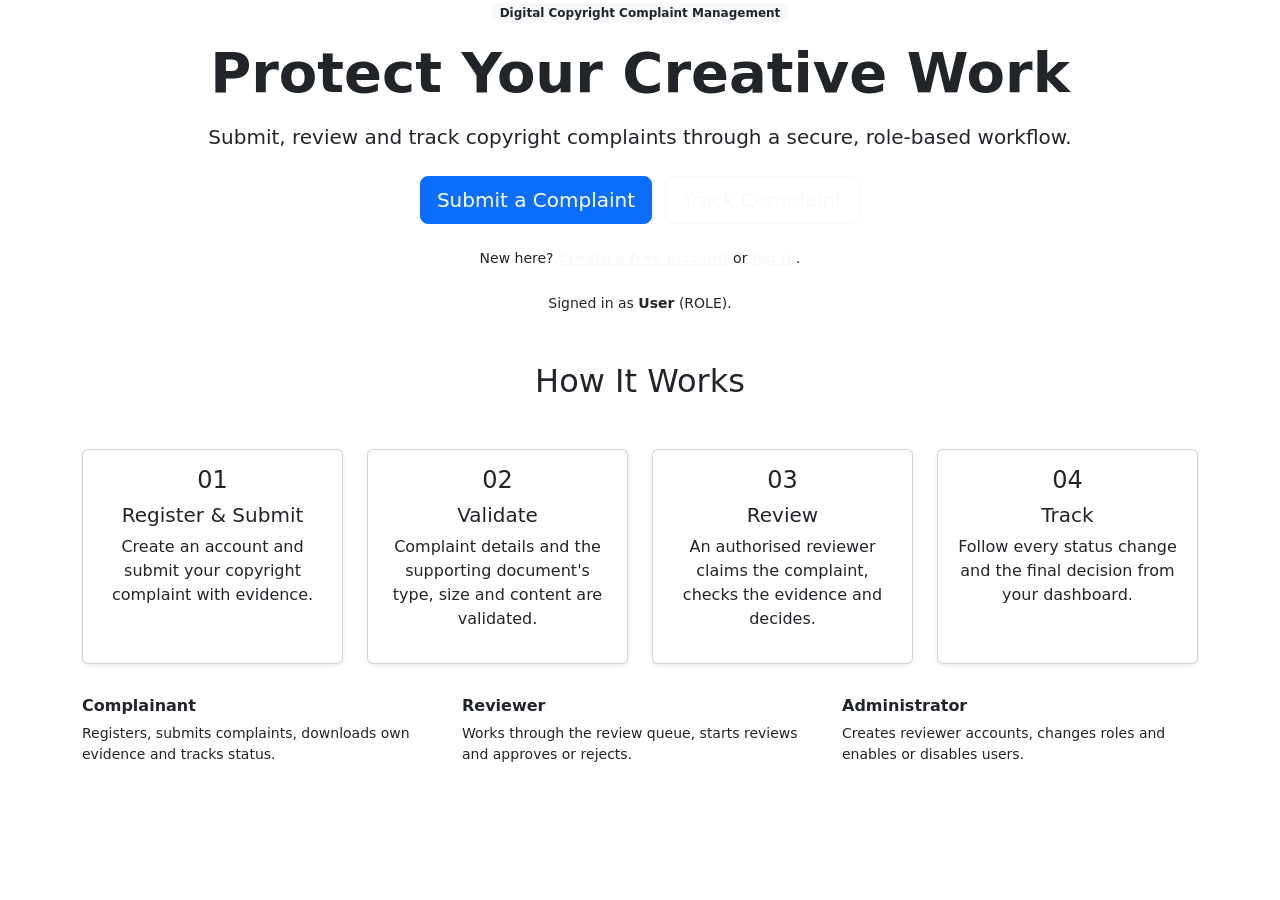
<file: src/main/resources/templates/index.html>
<!DOCTYPE html>
<html lang="en" xmlns:th="http://www.thymeleaf.org">
<head>
    <meta charset="UTF-8">
    <meta name="viewport" content="width=device-width, initial-scale=1.0">
    <title>Copyright Complaint Portal</title>
    <link href="https://cdn.jsdelivr.net/npm/bootstrap@5.3.3/dist/css/bootstrap.min.css" rel="stylesheet">
    <link rel="stylesheet" th:href="@{/css/style.css}">
</head>
<body>

<nav th:replace="~{fragments/layout :: navbar}"></nav>

<section class="hero-section">
    <div class="container text-center">

        <span class="badge bg-light text-dark mb-3">
            Digital Copyright Complaint Management
        </span>

        <h1 class="display-4 fw-bold">Protect Your Creative Work</h1>

        <p class="lead mt-3">
            Submit, review and track copyright complaints through
            a secure, role-based workflow.
        </p>

        <div class="mt-4">
            <a th:href="@{/complaint/new}" class="btn btn-primary btn-lg me-2">
                Submit a Complaint
            </a>
            <a th:href="@{/complaint/track}" class="btn btn-outline-light btn-lg">
                Track Complaint
            </a>
        </div>

        <p class="mt-4 mb-0 small" th:if="${currentUser == null}">
            New here?
            <a th:href="@{/register}" class="link-light fw-semibold">Create a free account</a>
            or
            <a th:href="@{/login}" class="link-light fw-semibold">log in</a>.
        </p>

        <p class="mt-4 mb-0 small" th:if="${currentUser != null}">
            Signed in as <strong th:text="${currentUser.name}">User</strong>
            (<span th:text="${currentUser.role}">ROLE</span>).
        </p>

    </div>
</section>

<section class="container py-5">

    <h2 class="text-center mb-5">How It Works</h2>

    <div class="row g-4">

        <div class="col-md-3">
            <div class="card h-100 shadow-sm">
                <div class="card-body text-center">
                    <h4>01</h4>
                    <h5>Register &amp; Submit</h5>
                    <p>Create an account and submit your copyright complaint with evidence.</p>
                </div>
            </div>
        </div>

        <div class="col-md-3">
            <div class="card h-100 shadow-sm">
                <div class="card-body text-center">
                    <h4>02</h4>
                    <h5>Validate</h5>
                    <p>Complaint details and the supporting document's type, size and content are validated.</p>
                </div>
            </div>
        </div>

        <div class="col-md-3">
            <div class="card h-100 shadow-sm">
                <div class="card-body text-center">
                    <h4>03</h4>
                    <h5>Review</h5>
                    <p>An authorised reviewer claims the complaint, checks the evidence and decides.</p>
                </div>
            </div>
        </div>

        <div class="col-md-3">
            <div class="card h-100 shadow-sm">
                <div class="card-body text-center">
                    <h4>04</h4>
                    <h5>Track</h5>
                    <p>Follow every status change and the final decision from your dashboard.</p>
                </div>
            </div>
        </div>

    </div>

    <div class="row g-4 mt-2">
        <div class="col-md-4">
            <div class="role-card h-100">
                <h6 class="fw-bold">Complainant</h6>
                <p class="small mb-0">Registers, submits complaints, downloads own evidence and tracks status.</p>
            </div>
        </div>
        <div class="col-md-4">
            <div class="role-card h-100">
                <h6 class="fw-bold">Reviewer</h6>
                <p class="small mb-0">Works through the review queue, starts reviews and approves or rejects.</p>
            </div>
        </div>
        <div class="col-md-4">
            <div class="role-card h-100">
                <h6 class="fw-bold">Administrator</h6>
                <p class="small mb-0">Creates reviewer accounts, changes roles and enables or disables users.</p>
            </div>
        </div>
    </div>

</section>

<footer th:replace="~{fragments/layout :: footer}"></footer>

</body>
</html>
</file>
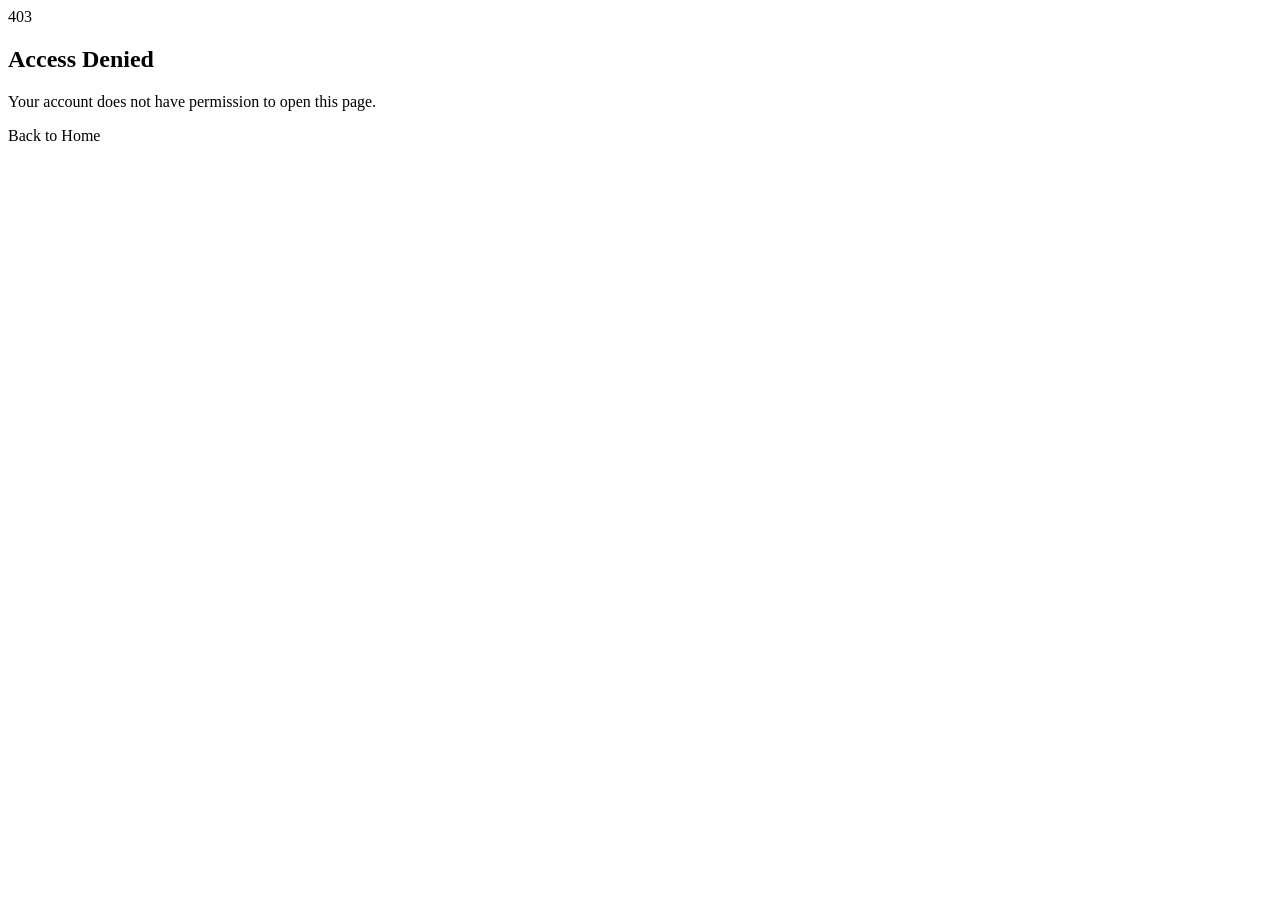
<file: src/main/resources/templates/access-denied.html>
<!DOCTYPE html>
<html lang="en" xmlns:th="http://www.thymeleaf.org">
<head th:replace="~{fragments/layout :: head('Access Denied')}"></head>
<body>

<nav th:replace="~{fragments/layout :: navbar}"></nav>

<div class="container py-5">
    <div class="row justify-content-center">
        <div class="col-lg-6">
            <div class="card shadow-sm text-center">
                <div class="card-body p-5">
                    <div class="display-4 text-danger mb-3">403</div>
                    <h2 id="access-denied-title">Access Denied</h2>
                    <p class="text-muted mt-3">
                        Your account does not have permission to open this page.
                    </p>
                    <p class="small text-muted" th:if="${message}" th:text="${message}"></p>
                    <a th:href="@{/}" class="btn btn-primary mt-2">Back to Home</a>
                </div>
            </div>
        </div>
    </div>
</div>

</body>
</html>
</file>
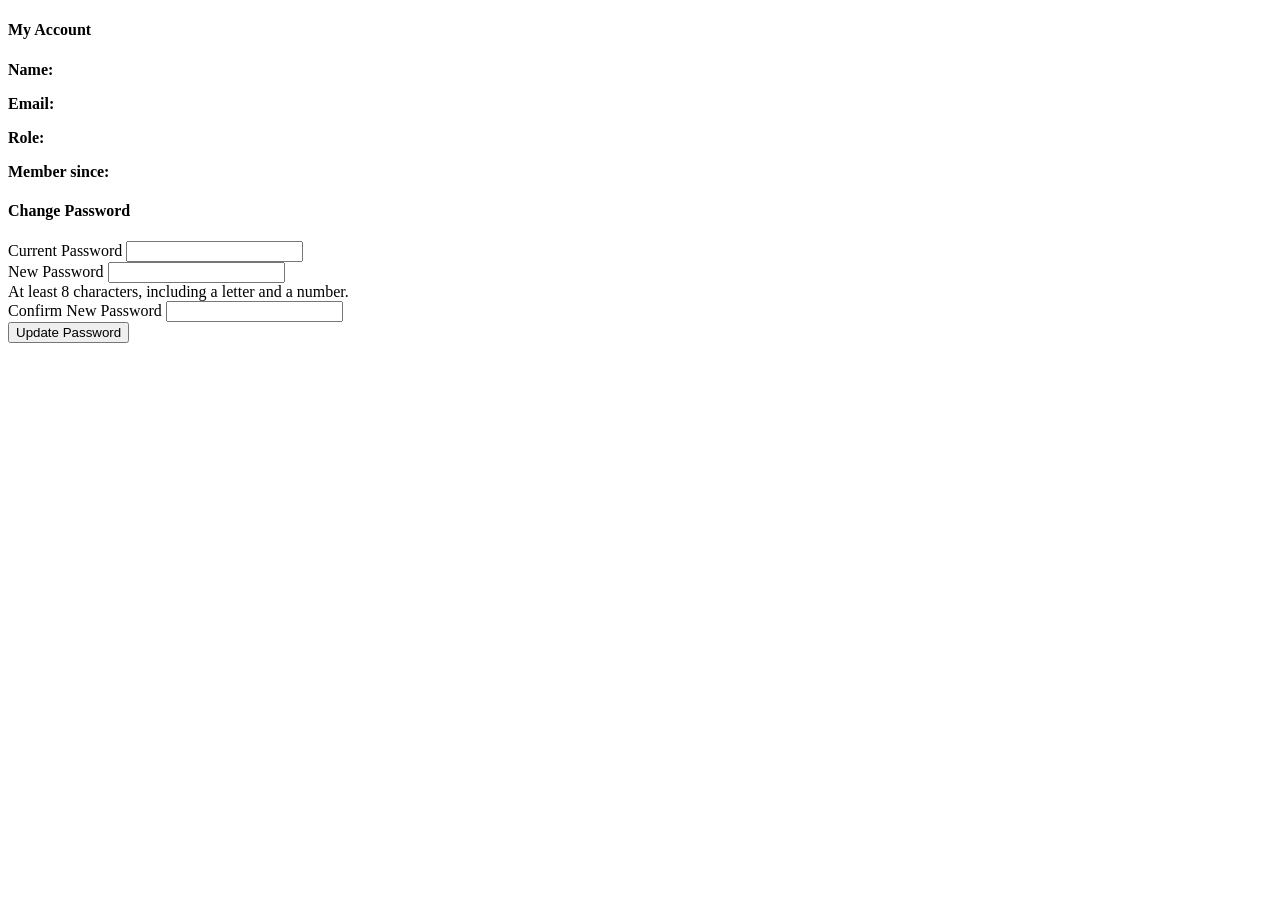
<file: src/main/resources/templates/account.html>
<!DOCTYPE html>
<html lang="en" xmlns:th="http://www.thymeleaf.org">
<head th:replace="~{fragments/layout :: head('My Account')}"></head>
<body>

<nav th:replace="~{fragments/layout :: navbar}"></nav>

<div class="container py-5">
    <div class="row justify-content-center g-4">

        <div class="col-lg-4">
            <div class="card shadow-sm">
                <div class="card-body">
                    <h4>My Account</h4>
                    <p class="mb-1"><strong>Name:</strong> <span th:text="${currentUser.name}"></span></p>
                    <p class="mb-1"><strong>Email:</strong> <span th:text="${currentUser.email}"></span></p>
                    <p class="mb-1"><strong>Role:</strong> <span th:text="${currentUser.role}"></span></p>
                    <p class="mb-0" th:if="${currentUser.createdAt != null}">
                        <strong>Member since:</strong>
                        <span th:text="${#temporals.format(currentUser.createdAt, 'dd MMM yyyy')}"></span>
                    </p>
                </div>
            </div>
        </div>

        <div class="col-lg-6">
            <div class="card shadow-sm">
                <div class="card-body">
                    <h4>Change Password</h4>

                    <div th:replace="~{fragments/layout :: alerts}"></div>

                    <form th:action="@{/account/password}" th:object="${passwordChangeRequest}" method="post" novalidate>

                        <div class="mb-3">
                            <label class="form-label" for="currentPassword">Current Password</label>
                            <input type="password" th:field="*{currentPassword}" class="form-control"
                                   th:classappend="${#fields.hasErrors('currentPassword')} ? 'is-invalid'"
                                   autocomplete="current-password" required>
                            <div class="invalid-feedback" th:errors="*{currentPassword}"></div>
                        </div>

                        <div class="mb-3">
                            <label class="form-label" for="newPassword">New Password</label>
                            <input type="password" th:field="*{newPassword}" class="form-control"
                                   th:classappend="${#fields.hasErrors('newPassword')} ? 'is-invalid'"
                                   autocomplete="new-password" required>
                            <div class="form-text">At least 8 characters, including a letter and a number.</div>
                            <div class="invalid-feedback" th:errors="*{newPassword}"></div>
                        </div>

                        <div class="mb-4">
                            <label class="form-label" for="confirmPassword">Confirm New Password</label>
                            <input type="password" th:field="*{confirmPassword}" class="form-control"
                                   th:classappend="${#fields.hasErrors('confirmPassword')} ? 'is-invalid'"
                                   autocomplete="new-password" required>
                            <div class="invalid-feedback" th:errors="*{confirmPassword}"></div>
                        </div>

                        <button type="submit" class="btn btn-primary">Update Password</button>
                    </form>
                </div>
            </div>
        </div>

    </div>
</div>

</body>
</html>
</file>
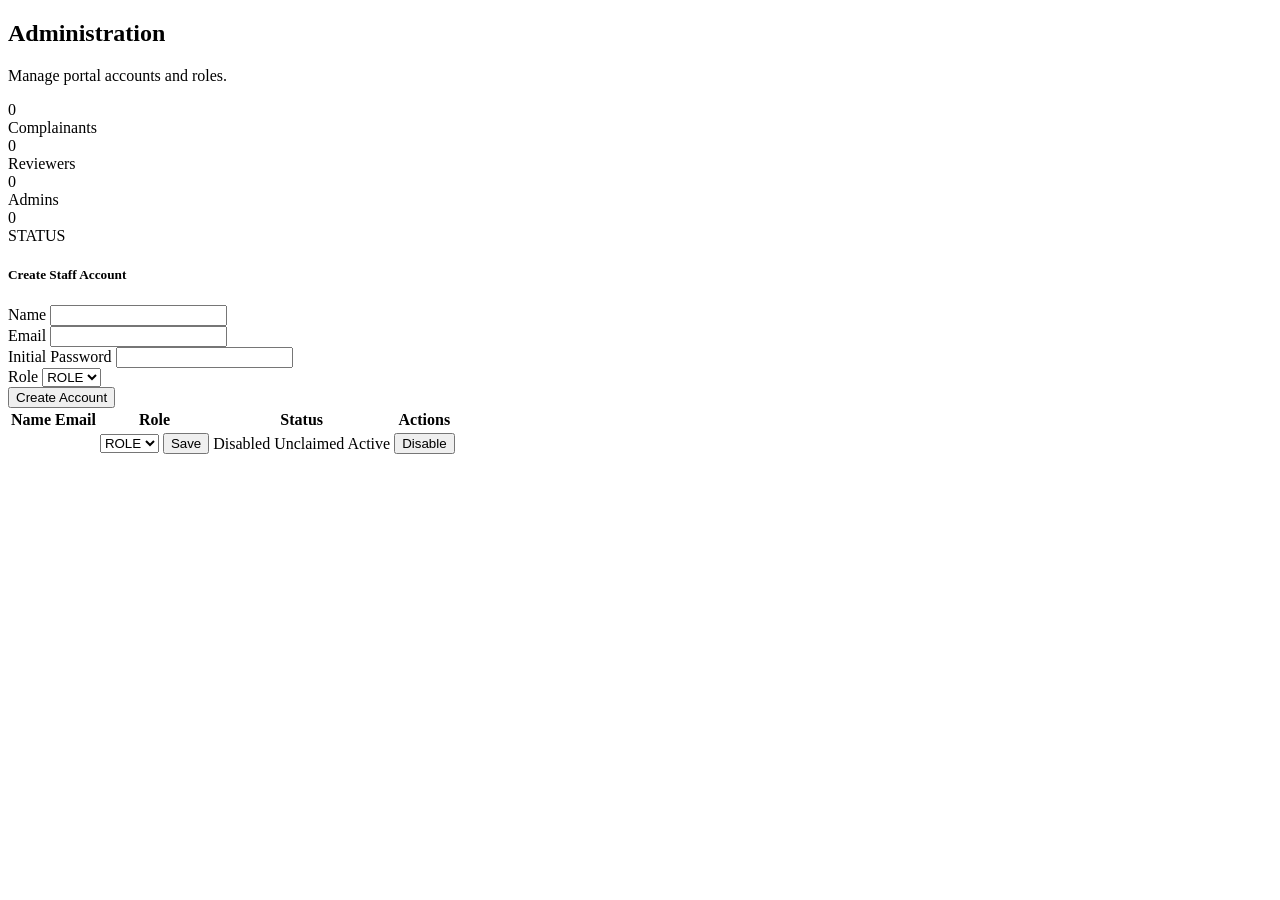
<file: src/main/resources/templates/admin-users.html>
<!DOCTYPE html>
<html lang="en" xmlns:th="http://www.thymeleaf.org">
<head th:replace="~{fragments/layout :: head('Manage Users')}"></head>
<body>

<nav th:replace="~{fragments/layout :: navbar}"></nav>

<div class="container py-5">

    <h2>Administration</h2>
    <p class="text-muted">Manage portal accounts and roles.</p>

    <div th:replace="~{fragments/layout :: alerts}"></div>

    <!-- Overview -->
    <div class="row g-3 mb-4">
        <div class="col-6 col-md-2">
            <div class="stat-card"><div class="stat-value" th:text="${complainantCount}">0</div><div>Complainants</div></div>
        </div>
        <div class="col-6 col-md-2">
            <div class="stat-card"><div class="stat-value" th:text="${reviewerCount}">0</div><div>Reviewers</div></div>
        </div>
        <div class="col-6 col-md-2">
            <div class="stat-card"><div class="stat-value" th:text="${adminCount}">0</div><div>Admins</div></div>
        </div>
        <div class="col-6 col-md-3" th:each="entry : ${counts}" th:if="${entry.key.name() == 'SUBMITTED' or entry.key.name() == 'UNDER_REVIEW'}">
            <div class="stat-card">
                <div class="stat-value text-warning" th:text="${entry.value}">0</div>
                <div th:text="${#strings.replace(entry.key.name(), '_', ' ')} + ' complaints'">STATUS</div>
            </div>
        </div>
    </div>

    <div class="row g-4">

        <!-- Create account -->
        <div class="col-lg-4">
            <div class="card shadow-sm">
                <div class="card-body">
                    <h5 class="mb-3">Create Staff Account</h5>

                    <form th:action="@{/admin/users}" th:object="${createUserRequest}" method="post"
                          id="create-user-form" novalidate>

                        <div class="mb-2">
                            <label class="form-label" for="name">Name</label>
                            <input type="text" th:field="*{name}" class="form-control"
                                   th:classappend="${#fields.hasErrors('name')} ? 'is-invalid'" required>
                            <div class="invalid-feedback" th:errors="*{name}"></div>
                        </div>

                        <div class="mb-2">
                            <label class="form-label" for="email">Email</label>
                            <input type="email" th:field="*{email}" class="form-control"
                                   th:classappend="${#fields.hasErrors('email')} ? 'is-invalid'" required>
                            <div class="invalid-feedback" th:errors="*{email}"></div>
                        </div>

                        <div class="mb-2">
                            <label class="form-label" for="password">Initial Password</label>
                            <input type="password" th:field="*{password}" class="form-control"
                                   th:classappend="${#fields.hasErrors('password')} ? 'is-invalid'"
                                   autocomplete="new-password" required>
                            <div class="invalid-feedback" th:errors="*{password}"></div>
                        </div>

                        <div class="mb-3">
                            <label class="form-label" for="role">Role</label>
                            <select th:field="*{role}" class="form-select">
                                <option th:each="r : ${roles}" th:value="${r}" th:text="${r}">ROLE</option>
                            </select>
                        </div>

                        <button type="submit" class="btn btn-primary w-100">Create Account</button>
                    </form>
                </div>
            </div>
        </div>

        <!-- User list -->
        <div class="col-lg-8">
            <div class="card shadow-sm">
                <div class="table-responsive">
                    <table class="table table-hover mb-0 align-middle" id="users-table">
                        <thead class="table-dark">
                        <tr>
                            <th>Name</th>
                            <th>Email</th>
                            <th>Role</th>
                            <th>Status</th>
                            <th>Actions</th>
                        </tr>
                        </thead>
                        <tbody>
                        <tr th:each="user : ${users}">
                            <td th:text="${user.name}"></td>
                            <td class="small" th:text="${user.email}"></td>
                            <td>
                                <span th:if="${user.id == currentUser.id}"
                                      class="badge bg-dark" th:text="${user.role} + ' (you)'"></span>
                                <form th:unless="${user.id == currentUser.id}"
                                      th:action="@{/admin/users/{id}/role(id=${user.id})}" method="post"
                                      class="d-flex gap-1">
                                    <select name="role" class="form-select form-select-sm">
                                        <option th:each="r : ${roles}" th:value="${r}" th:text="${r}"
                                                th:selected="${r == user.role}">ROLE</option>
                                    </select>
                                    <button type="submit" class="btn btn-sm btn-outline-dark">Save</button>
                                </form>
                            </td>
                            <td>
                                <span th:if="${user.disabled}" class="badge bg-danger">Disabled</span>
                                <span th:if="${!user.disabled and !user.hasUsablePassword()}"
                                      class="badge bg-secondary" title="Created before accounts existed">Unclaimed</span>
                                <span th:if="${!user.disabled and user.hasUsablePassword()}"
                                      class="badge bg-success">Active</span>
                            </td>
                            <td>
                                <form th:unless="${user.id == currentUser.id}"
                                      th:action="@{/admin/users/{id}/toggle(id=${user.id})}" method="post"
                                      onsubmit="return confirm('Change the status of this account?');">
                                    <button type="submit" class="btn btn-sm"
                                            th:classappend="${user.disabled} ? 'btn-outline-success' : 'btn-outline-danger'"
                                            th:text="${user.disabled} ? 'Enable' : 'Disable'">Disable</button>
                                </form>
                            </td>
                        </tr>
                        </tbody>
                    </table>
                </div>
            </div>
        </div>

    </div>
</div>

</body>
</html>
</file>
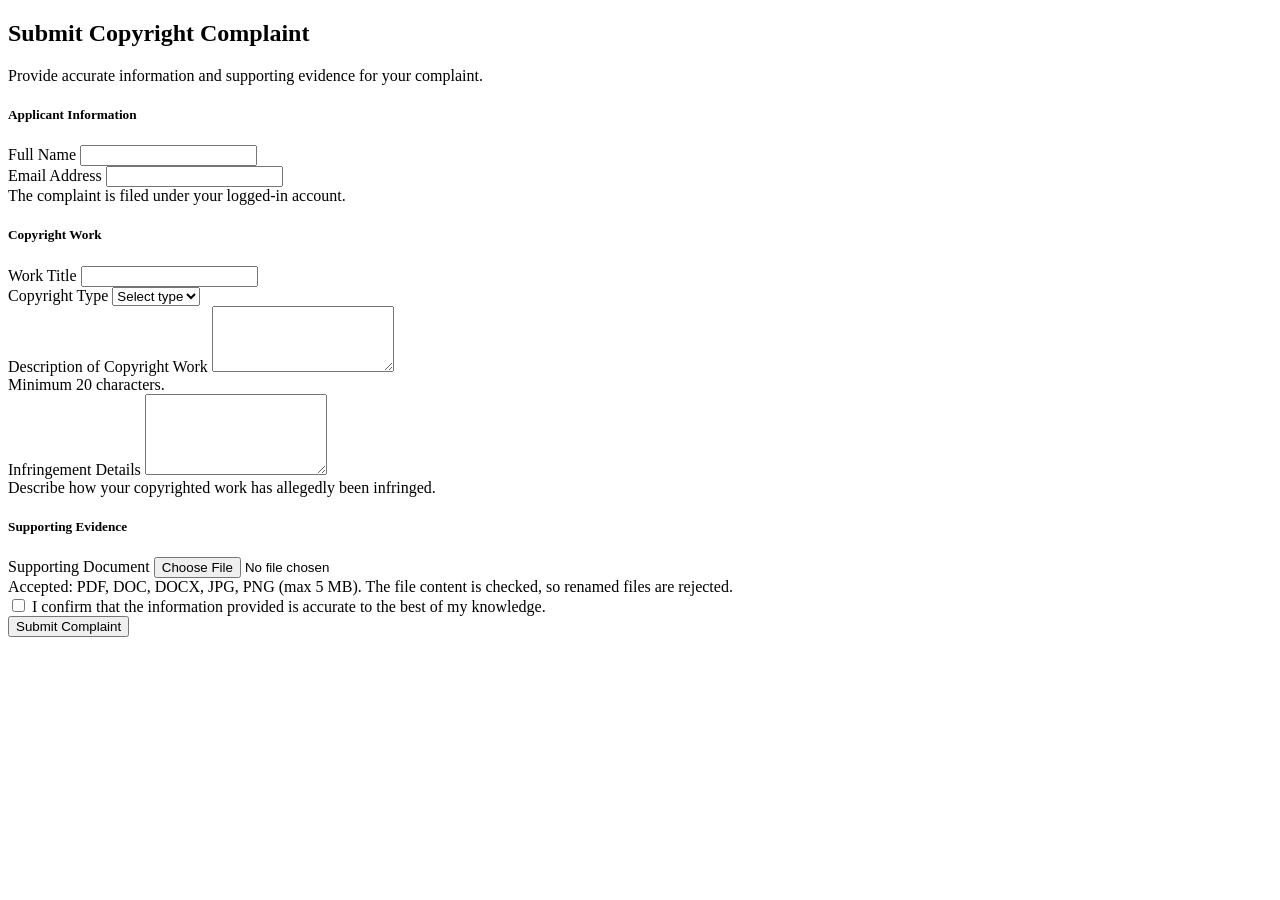
<file: src/main/resources/templates/complaint-form.html>
<!DOCTYPE html>
<html lang="en" xmlns:th="http://www.thymeleaf.org">
<head th:replace="~{fragments/layout :: head('Submit Complaint')}"></head>
<body>

<nav th:replace="~{fragments/layout :: navbar}"></nav>

<div class="container py-5">
    <div class="row justify-content-center">
        <div class="col-lg-8">
            <div class="card shadow">
                <div class="card-body p-4">

                    <h2 class="mb-2">Submit Copyright Complaint</h2>

                    <p class="text-muted mb-4">
                        Provide accurate information and supporting evidence for your complaint.
                    </p>

                    <div th:replace="~{fragments/layout :: alerts}"></div>

                    <form th:action="@{/api/complaints}" th:object="${complaintRequest}"
                          method="POST" enctype="multipart/form-data" id="complaint-form">

                        <h5 class="border-bottom pb-2">Applicant Information</h5>

                        <!-- Taken from the logged-in account, not editable -->
                        <div class="row mb-3">
                            <div class="col-md-6">
                                <label class="form-label">Full Name</label>
                                <input type="text" class="form-control" id="applicant-name"
                                       th:value="${currentUser.name}" readonly>
                            </div>
                            <div class="col-md-6">
                                <label class="form-label">Email Address</label>
                                <input type="email" class="form-control" id="applicant-email"
                                       th:value="${currentUser.email}" readonly>
                            </div>
                            <div class="form-text ms-1">
                                The complaint is filed under your logged-in account.
                            </div>
                        </div>

                        <h5 class="border-bottom pb-2 mt-4">Copyright Work</h5>

                        <div class="mb-3">
                            <label class="form-label" for="workTitle">Work Title</label>
                            <input type="text" th:field="*{workTitle}" class="form-control"
                                   th:classappend="${#fields.hasErrors('workTitle')} ? 'is-invalid'"
                                   maxlength="255" required>
                            <div class="invalid-feedback" th:errors="*{workTitle}"></div>
                        </div>

                        <div class="mb-3">
                            <label class="form-label" for="copyrightType">Copyright Type</label>
                            <select th:field="*{copyrightType}" class="form-select"
                                    th:classappend="${#fields.hasErrors('copyrightType')} ? 'is-invalid'" required>
                                <option value="">Select type</option>
                                <option th:each="type : ${copyrightTypes}"
                                        th:value="${type}" th:text="${type}">Type</option>
                            </select>
                            <div class="invalid-feedback" th:errors="*{copyrightType}"></div>
                        </div>

                        <div class="mb-3">
                            <label class="form-label" for="description">Description of Copyright Work</label>
                            <textarea th:field="*{description}" class="form-control"
                                      th:classappend="${#fields.hasErrors('description')} ? 'is-invalid'"
                                      rows="4" minlength="20" maxlength="2000" required></textarea>
                            <div class="form-text">Minimum 20 characters.</div>
                            <div class="invalid-feedback" th:errors="*{description}"></div>
                        </div>

                        <div class="mb-3">
                            <label class="form-label" for="infringementDetails">Infringement Details</label>
                            <textarea th:field="*{infringementDetails}" class="form-control"
                                      th:classappend="${#fields.hasErrors('infringementDetails')} ? 'is-invalid'"
                                      rows="5" minlength="20" maxlength="3000" required></textarea>
                            <div class="form-text">
                                Describe how your copyrighted work has allegedly been infringed.
                            </div>
                            <div class="invalid-feedback" th:errors="*{infringementDetails}"></div>
                        </div>

                        <h5 class="border-bottom pb-2 mt-4">Supporting Evidence</h5>

                        <div class="mb-3">
                            <label class="form-label" for="document">Supporting Document</label>
                            <input type="file" id="document" name="document" class="form-control"
                                   accept=".pdf,.doc,.docx,.jpg,.jpeg,.png"
                                   data-max-bytes="5242880" required>
                            <div class="form-text">
                                Accepted: PDF, DOC, DOCX, JPG, PNG (max 5 MB). The file content is
                                checked, so renamed files are rejected.
                            </div>
                        </div>

                        <div class="form-check mb-4">
                            <input class="form-check-input" type="checkbox" id="declaration" required>
                            <label class="form-check-label" for="declaration">
                                I confirm that the information provided is accurate to the best of my knowledge.
                            </label>
                        </div>

                        <button type="submit" class="btn btn-primary btn-lg w-100" id="submit-complaint-btn">
                            Submit Complaint
                        </button>

                    </form>

                </div>
            </div>
        </div>
    </div>
</div>

</body>
</html>
</file>
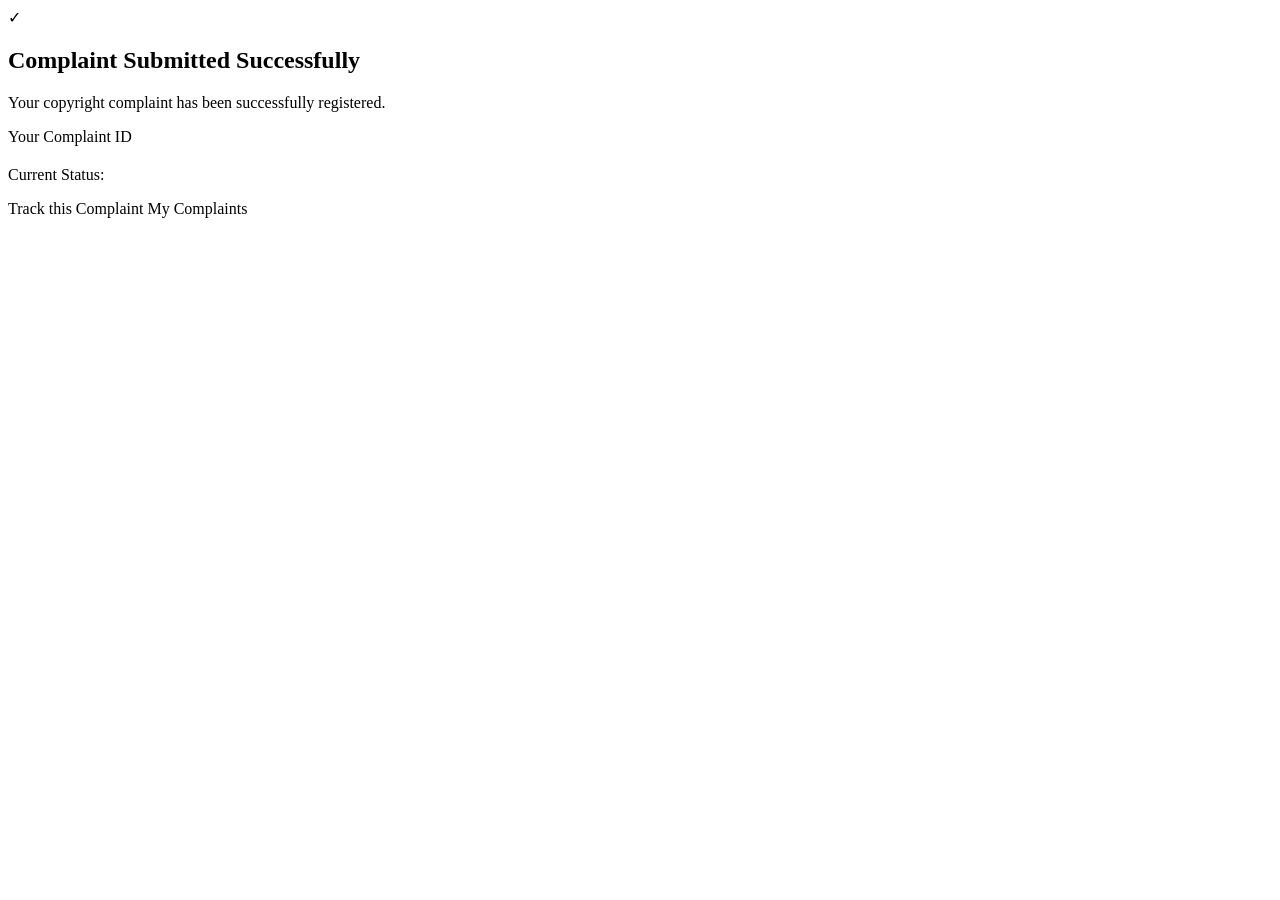
<file: src/main/resources/templates/complaint-success.html>
<!DOCTYPE html>
<html lang="en" xmlns:th="http://www.thymeleaf.org">
<head th:replace="~{fragments/layout :: head('Complaint Submitted')}"></head>
<body>

<nav th:replace="~{fragments/layout :: navbar}"></nav>

<div class="container py-5">
    <div class="row justify-content-center">
        <div class="col-lg-7">
            <div class="card shadow text-center">
                <div class="card-body p-5">

                    <div class="display-4 mb-3">&#10003;</div>

                    <h2 class="text-success">Complaint Submitted Successfully</h2>

                    <p class="text-muted mt-3">Your copyright complaint has been successfully registered.</p>

                    <div class="alert alert-light border mt-4">
                        <p class="mb-1">Your Complaint ID</p>
                        <h2 class="fw-bold" id="complaint-number" th:text="${complaint.complaintNumber}"></h2>
                    </div>

                    <p>
                        Current Status:
                        <strong id="complaint-status" th:text="${complaint.status}"></strong>
                    </p>

                    <div class="d-flex justify-content-center gap-2 mt-3 flex-wrap">
                        <a th:href="@{/complaint/track(id=${complaint.complaintNumber})}"
                           class="btn btn-primary">Track this Complaint</a>
                        <a th:href="@{/complaint/my}" class="btn btn-outline-secondary">My Complaints</a>
                    </div>

                </div>
            </div>
        </div>
    </div>
</div>

</body>
</html>
</file>
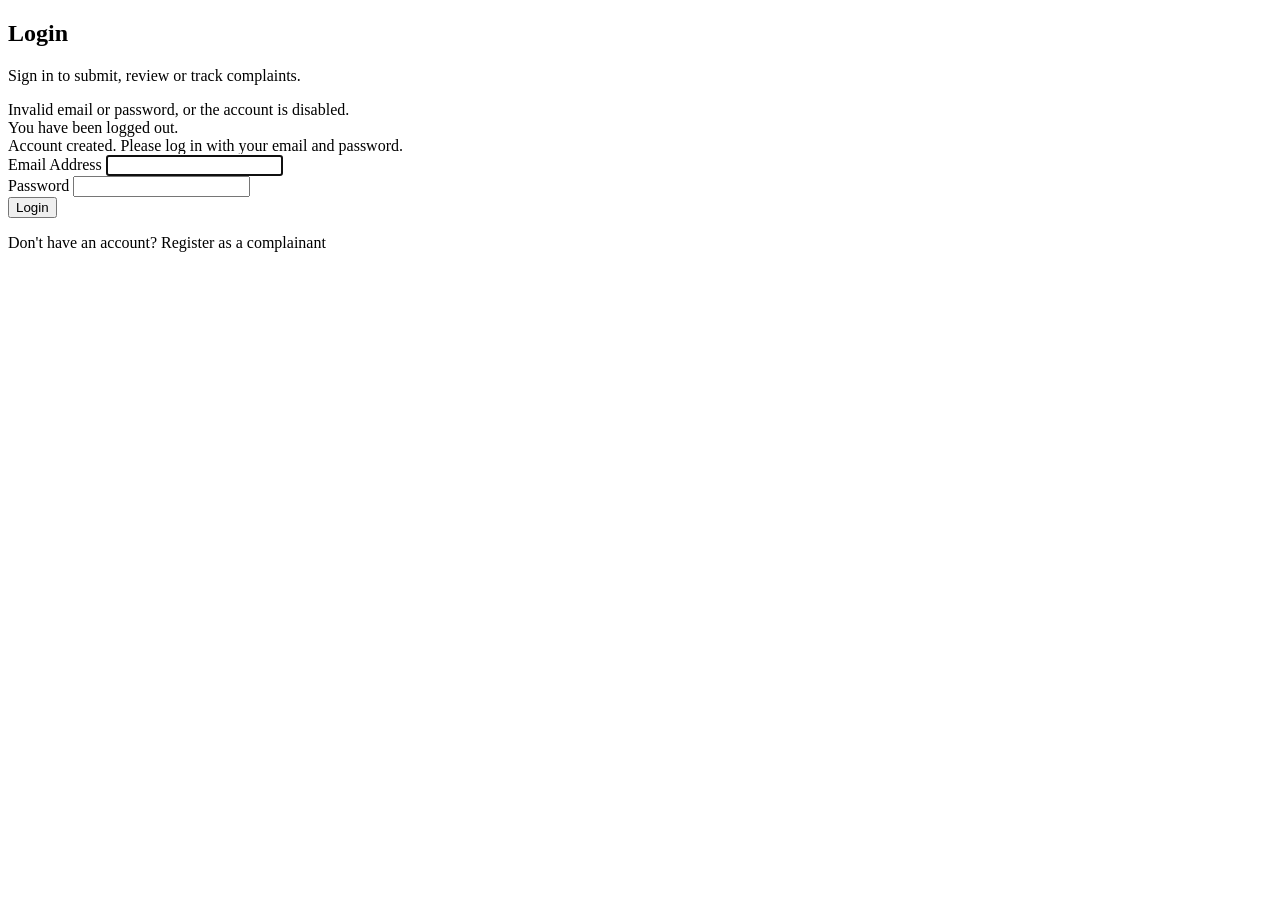
<file: src/main/resources/templates/login.html>
<!DOCTYPE html>
<html lang="en" xmlns:th="http://www.thymeleaf.org">
<head th:replace="~{fragments/layout :: head('Login')}"></head>
<body>

<nav th:replace="~{fragments/layout :: navbar}"></nav>

<div class="container py-5">
    <div class="row justify-content-center">
        <div class="col-md-6 col-lg-5">
            <div class="card shadow">
                <div class="card-body p-4">

                    <h2 class="mb-1">Login</h2>
                    <p class="text-muted mb-4">Sign in to submit, review or track complaints.</p>

                    <div th:if="${param.error}" class="alert alert-danger" id="login-error">
                        Invalid email or password, or the account is disabled.
                    </div>

                    <div th:if="${param.logout}" class="alert alert-info" id="logout-message">
                        You have been logged out.
                    </div>

                    <div th:if="${param.registered}" class="alert alert-success" id="registered-message">
                        Account created. Please log in with your email and password.
                    </div>

                    <form th:action="@{/login}" method="post" id="login-form">

                        <div class="mb-3">
                            <label class="form-label" for="email">Email Address</label>
                            <input type="email" id="email" name="email" class="form-control"
                                   autocomplete="username" required autofocus>
                        </div>

                        <div class="mb-4">
                            <label class="form-label" for="password">Password</label>
                            <input type="password" id="password" name="password" class="form-control"
                                   autocomplete="current-password" required>
                        </div>

                        <button type="submit" class="btn btn-primary w-100" id="login-btn">Login</button>
                    </form>

                    <p class="text-center mt-4 mb-0">
                        Don't have an account?
                        <a th:href="@{/register}">Register as a complainant</a>
                    </p>

                </div>
            </div>
        </div>
    </div>
</div>

</body>
</html>
</file>
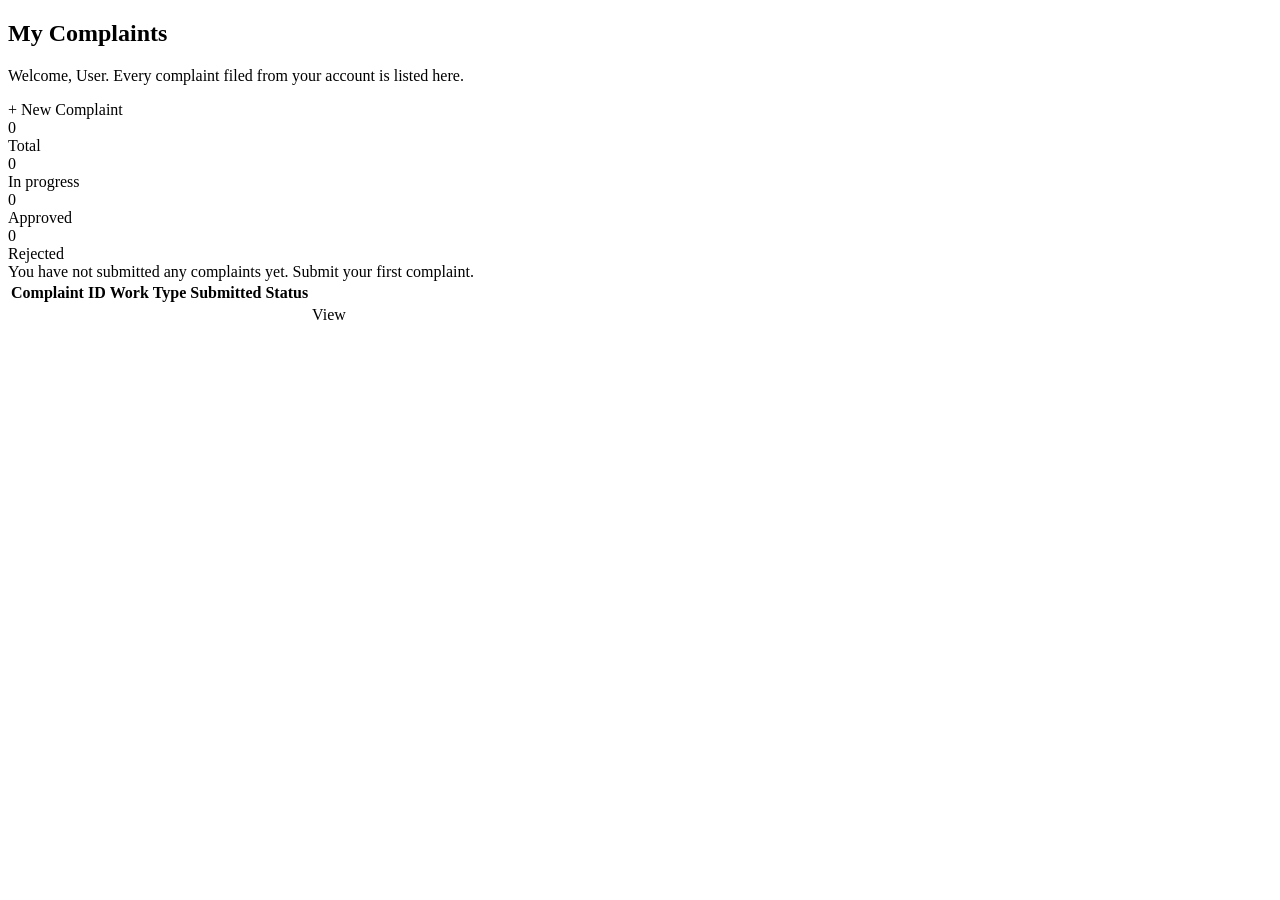
<file: src/main/resources/templates/my-complaints.html>
<!DOCTYPE html>
<html lang="en" xmlns:th="http://www.thymeleaf.org">
<head th:replace="~{fragments/layout :: head('My Complaints')}"></head>
<body>

<nav th:replace="~{fragments/layout :: navbar}"></nav>

<div class="container py-5">

    <div class="d-flex justify-content-between align-items-center flex-wrap gap-2 mb-4">
        <div>
            <h2 class="mb-0">My Complaints</h2>
            <p class="text-muted mb-0">
                Welcome, <span th:text="${currentUser.name}">User</span>.
                Every complaint filed from your account is listed here.
            </p>
        </div>
        <a th:href="@{/complaint/new}" class="btn btn-primary">+ New Complaint</a>
    </div>

    <div th:replace="~{fragments/layout :: alerts}"></div>

    <div class="row g-3 mb-4">
        <div class="col-6 col-md-3">
            <div class="stat-card"><div class="stat-value" th:text="${totalCount}">0</div><div>Total</div></div>
        </div>
        <div class="col-6 col-md-3">
            <div class="stat-card"><div class="stat-value text-warning" th:text="${openCount}">0</div><div>In progress</div></div>
        </div>
        <div class="col-6 col-md-3">
            <div class="stat-card"><div class="stat-value text-success" th:text="${approvedCount}">0</div><div>Approved</div></div>
        </div>
        <div class="col-6 col-md-3">
            <div class="stat-card"><div class="stat-value text-danger" th:text="${rejectedCount}">0</div><div>Rejected</div></div>
        </div>
    </div>

    <div th:if="${#lists.isEmpty(complaints)}" class="alert alert-info" id="no-complaints">
        You have not submitted any complaints yet.
        <a th:href="@{/complaint/new}">Submit your first complaint</a>.
    </div>

    <div th:unless="${#lists.isEmpty(complaints)}" class="card shadow-sm">
        <div class="table-responsive">
            <table class="table table-hover mb-0" id="my-complaints-table">
                <thead class="table-dark">
                <tr>
                    <th>Complaint ID</th>
                    <th>Work</th>
                    <th>Type</th>
                    <th>Submitted</th>
                    <th>Status</th>
                    <th></th>
                </tr>
                </thead>
                <tbody>
                <tr th:each="complaint : ${complaints}">
                    <td><strong th:text="${complaint.complaintNumber}"></strong></td>
                    <td th:text="${complaint.workTitle}"></td>
                    <td th:text="${complaint.copyrightType}"></td>
                    <td th:text="${#temporals.format(complaint.submittedAt, 'dd MMM yyyy HH:mm')}"></td>
                    <td><span th:replace="~{fragments/layout :: statusBadge(${complaint.status})}"></span></td>
                    <td>
                        <a class="btn btn-outline-primary btn-sm"
                           th:href="@{/complaint/track(id=${complaint.complaintNumber})}">View</a>
                    </td>
                </tr>
                </tbody>
            </table>
        </div>
    </div>

</div>

</body>
</html>
</file>
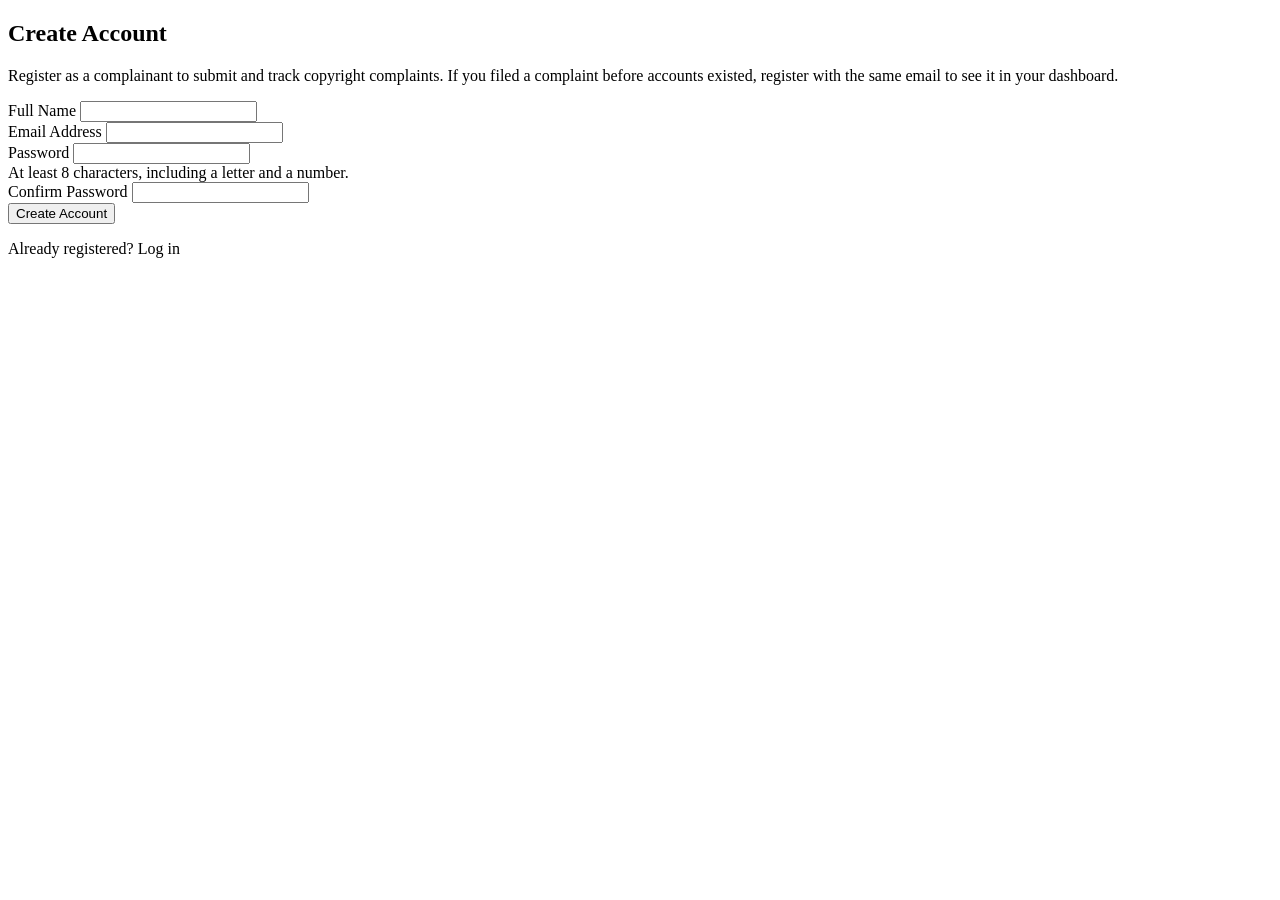
<file: src/main/resources/templates/register.html>
<!DOCTYPE html>
<html lang="en" xmlns:th="http://www.thymeleaf.org">
<head th:replace="~{fragments/layout :: head('Register')}"></head>
<body>

<nav th:replace="~{fragments/layout :: navbar}"></nav>

<div class="container py-5">
    <div class="row justify-content-center">
        <div class="col-md-7 col-lg-6">
            <div class="card shadow">
                <div class="card-body p-4">

                    <h2 class="mb-1">Create Account</h2>
                    <p class="text-muted mb-4">
                        Register as a complainant to submit and track copyright complaints.
                        If you filed a complaint before accounts existed, register with the
                        same email to see it in your dashboard.
                    </p>

                    <div th:replace="~{fragments/layout :: alerts}"></div>

                    <form th:action="@{/register}" th:object="${registrationRequest}" method="post"
                          id="register-form" novalidate>

                        <div class="mb-3">
                            <label class="form-label" for="name">Full Name</label>
                            <input type="text" th:field="*{name}" class="form-control"
                                   th:classappend="${#fields.hasErrors('name')} ? 'is-invalid'" required>
                            <div class="invalid-feedback" th:errors="*{name}"></div>
                        </div>

                        <div class="mb-3">
                            <label class="form-label" for="email">Email Address</label>
                            <input type="email" th:field="*{email}" class="form-control"
                                   th:classappend="${#fields.hasErrors('email')} ? 'is-invalid'"
                                   autocomplete="username" required>
                            <div class="invalid-feedback" th:errors="*{email}"></div>
                        </div>

                        <div class="mb-3">
                            <label class="form-label" for="password">Password</label>
                            <input type="password" th:field="*{password}" class="form-control"
                                   th:classappend="${#fields.hasErrors('password')} ? 'is-invalid'"
                                   autocomplete="new-password" minlength="8" required>
                            <div class="form-text">At least 8 characters, including a letter and a number.</div>
                            <div class="invalid-feedback" th:errors="*{password}"></div>
                        </div>

                        <div class="mb-4">
                            <label class="form-label" for="confirmPassword">Confirm Password</label>
                            <input type="password" th:field="*{confirmPassword}" class="form-control"
                                   th:classappend="${#fields.hasErrors('confirmPassword')} ? 'is-invalid'"
                                   autocomplete="new-password" required>
                            <div class="invalid-feedback" th:errors="*{confirmPassword}"></div>
                        </div>

                        <button type="submit" class="btn btn-primary w-100" id="register-btn">Create Account</button>
                    </form>

                    <p class="text-center mt-4 mb-0">
                        Already registered? <a th:href="@{/login}">Log in</a>
                    </p>

                </div>
            </div>
        </div>
    </div>
</div>

</body>
</html>
</file>
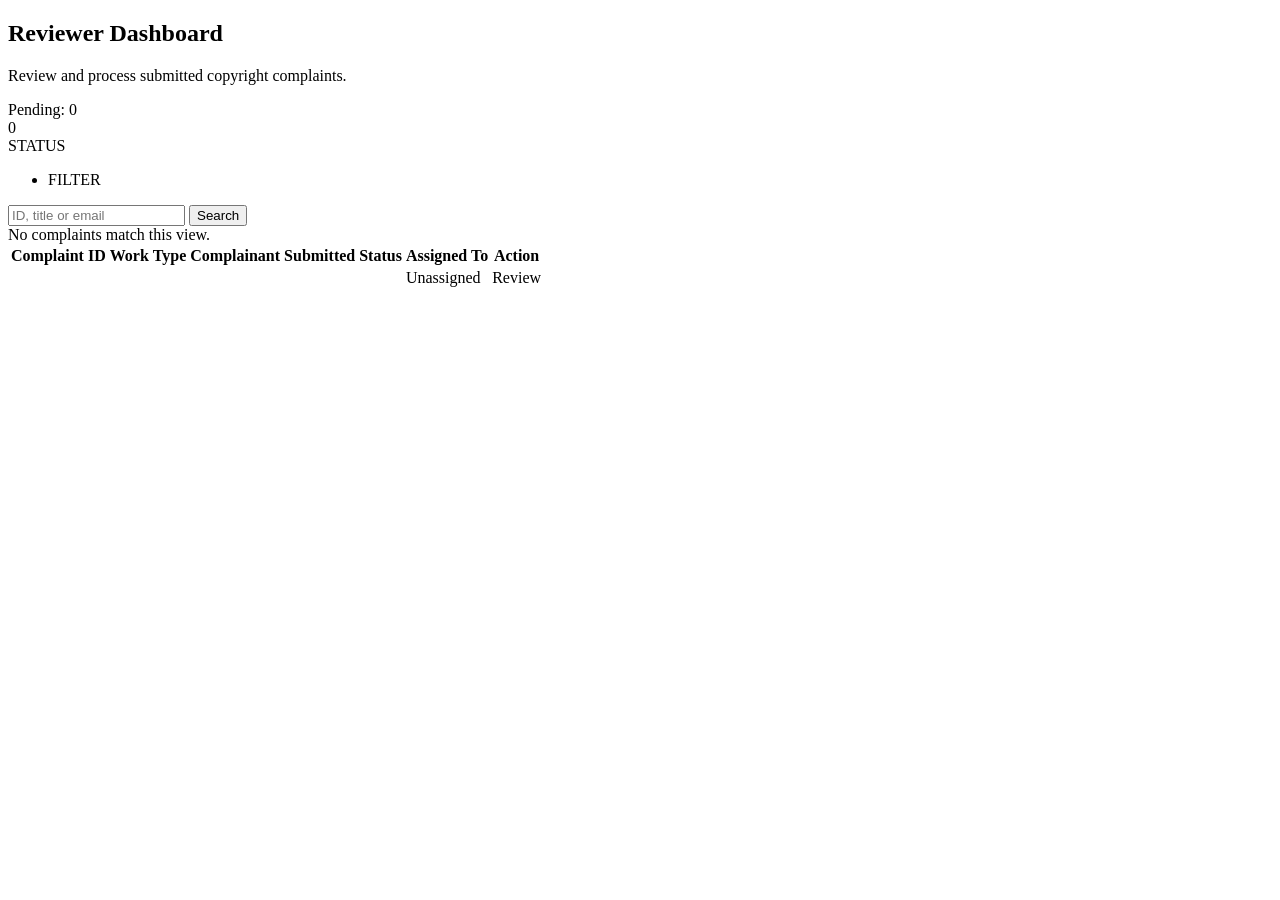
<file: src/main/resources/templates/reviewer-dashboard.html>
<!DOCTYPE html>
<html lang="en" xmlns:th="http://www.thymeleaf.org">
<head th:replace="~{fragments/layout :: head('Reviewer Dashboard')}"></head>
<body>

<nav th:replace="~{fragments/layout :: navbar}"></nav>

<div class="container py-5">

    <div class="d-flex justify-content-between align-items-center flex-wrap gap-2 mb-4">
        <div>
            <h2>Reviewer Dashboard</h2>
            <p class="text-muted mb-0">Review and process submitted copyright complaints.</p>
        </div>
        <span class="badge bg-warning text-dark fs-6" id="pending-count">
            Pending:
            <span th:text="${pendingCount}">0</span>
        </span>
    </div>

    <div th:replace="~{fragments/layout :: alerts}"></div>

    <!-- Status counters -->
    <div class="row g-3 mb-4">
        <div class="col-6 col-md-3" th:each="entry : ${counts}">
            <div class="stat-card">
                <div class="stat-value" th:text="${entry.value}">0</div>
                <div th:text="${#strings.replace(entry.key.name(), '_', ' ')}">STATUS</div>
            </div>
        </div>
    </div>

    <!-- Filters and search -->
    <div class="d-flex justify-content-between align-items-center flex-wrap gap-2 mb-3">

        <ul class="nav nav-pills flex-wrap">
            <li class="nav-item" th:each="f : ${filters}">
                <a class="nav-link py-1 px-3"
                   th:classappend="${f == activeFilter} ? 'active' : ''"
                   th:href="@{/reviewer/dashboard(filter=${f}, q=${query})}"
                   th:text="${f == 'MINE' ? 'ASSIGNED TO ME' : #strings.replace(f, '_', ' ')}">FILTER</a>
            </li>
        </ul>

        <form th:action="@{/reviewer/dashboard}" method="get" class="d-flex gap-2" id="search-form">
            <input type="hidden" name="filter" th:value="${activeFilter}">
            <input type="search" name="q" class="form-control form-control-sm" th:value="${query}"
                   placeholder="ID, title or email">
            <button type="submit" class="btn btn-sm btn-dark">Search</button>
        </form>
    </div>

    <div th:if="${#lists.isEmpty(complaints)}" class="alert alert-success" id="no-results">
        No complaints match this view.
    </div>

    <div th:unless="${#lists.isEmpty(complaints)}" class="card shadow-sm">
        <div class="table-responsive">
            <table class="table table-hover mb-0 align-middle" id="complaints-table">
                <thead class="table-dark">
                <tr>
                    <th>Complaint ID</th>
                    <th>Work</th>
                    <th>Type</th>
                    <th>Complainant</th>
                    <th>Submitted</th>
                    <th>Status</th>
                    <th>Assigned To</th>
                    <th>Action</th>
                </tr>
                </thead>
                <tbody>
                <tr th:each="complaint : ${complaints}">
                    <td><strong th:text="${complaint.complaintNumber}"></strong></td>
                    <td th:text="${complaint.workTitle}"></td>
                    <td th:text="${complaint.copyrightType}"></td>
                    <td class="small" th:text="${complaint.complainant.email}"></td>
                    <td th:text="${#temporals.format(complaint.submittedAt, 'dd MMM yyyy HH:mm')}"></td>
                    <td><span th:replace="~{fragments/layout :: statusBadge(${complaint.status})}"></span></td>
                    <td class="small">
                        <span th:if="${complaint.assignedReviewer != null}"
                              th:text="${complaint.isAssignedTo(currentUser) ? 'You' : complaint.assignedReviewer.name}"></span>
                        <span th:if="${complaint.assignedReviewer == null}" class="text-muted">Unassigned</span>
                    </td>
                    <td>
                        <a th:href="@{/reviewer/complaint/{id}(id=${complaint.id})}"
                           class="btn btn-primary btn-sm review-link"
                           th:text="${complaint.finalized ? 'View' : 'Review'}">Review</a>
                    </td>
                </tr>
                </tbody>
            </table>
        </div>
    </div>

</div>

</body>
</html>
</file>
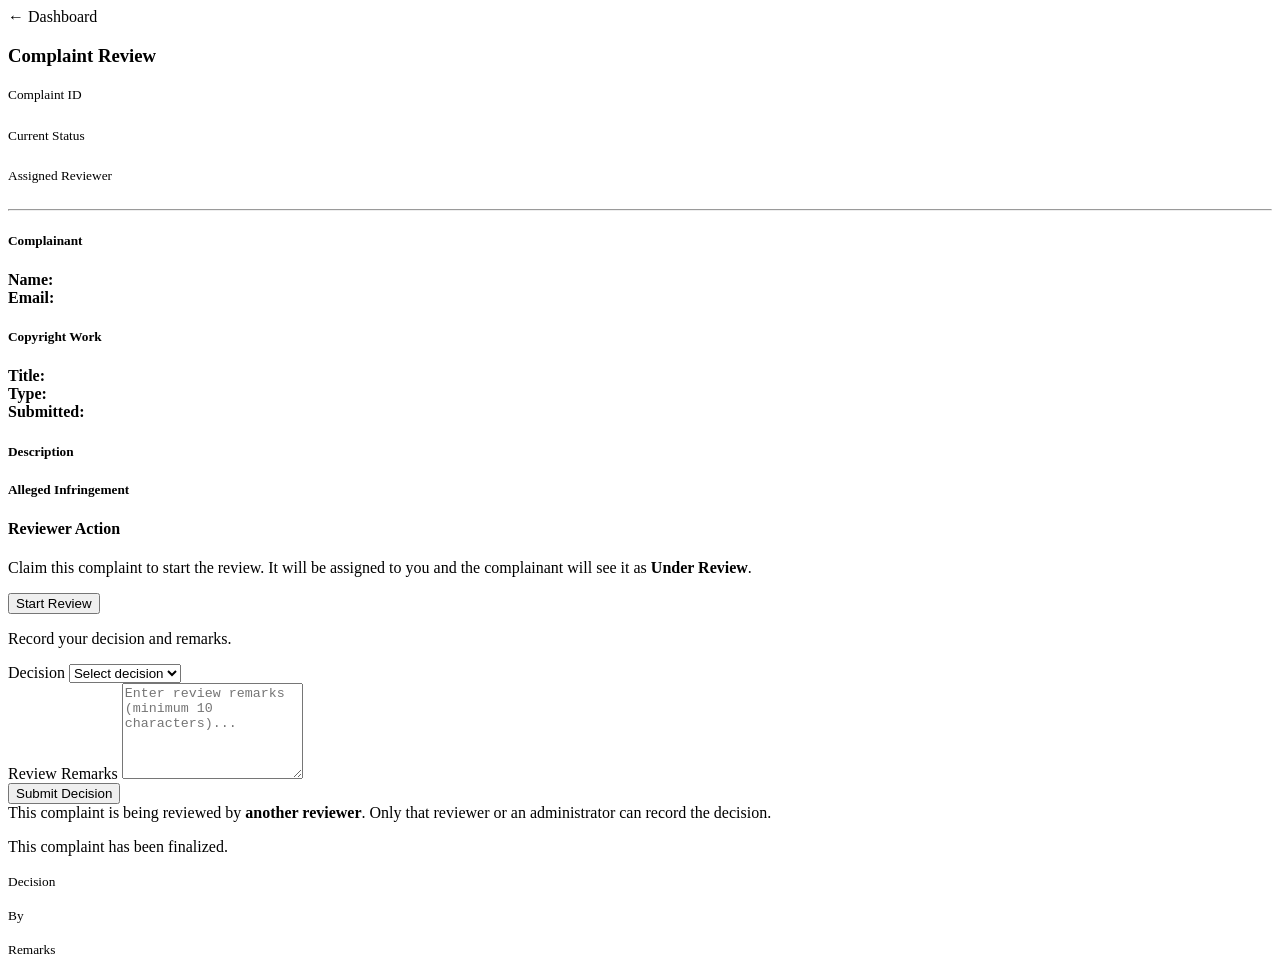
<file: src/main/resources/templates/reviewer-detail.html>
<!DOCTYPE html>
<html lang="en" xmlns:th="http://www.thymeleaf.org">
<head th:replace="~{fragments/layout :: head('Review Complaint')}"></head>
<body>

<nav th:replace="~{fragments/layout :: navbar}"></nav>

<div class="container py-5">

    <a th:href="@{/reviewer/dashboard}" class="btn btn-outline-secondary btn-sm mb-3">&larr; Dashboard</a>

    <div th:replace="~{fragments/layout :: alerts}"></div>

    <div class="row g-4">

        <!-- Complaint Information -->
        <div class="col-lg-8">
            <div class="card shadow-sm">
                <div class="card-body">

                    <h3 class="mb-4">Complaint Review</h3>

                    <div class="row mb-3">
                        <div class="col-md-4">
                            <small class="text-muted">Complaint ID</small>
                            <h5 id="detail-number" th:text="${complaint.complaintNumber}"></h5>
                        </div>
                        <div class="col-md-4">
                            <small class="text-muted">Current Status</small>
                            <h5 id="detail-status"
                                th:insert="~{fragments/layout :: statusBadge(${complaint.status})}"></h5>
                        </div>
                        <div class="col-md-4">
                            <small class="text-muted">Assigned Reviewer</small>
                            <h6 class="mt-1" id="detail-assignee"
                                th:text="${complaint.assignedReviewer != null ? complaint.assignedReviewer.name : 'Unassigned'}"></h6>
                        </div>
                    </div>

                    <hr>

                    <h5>Complainant</h5>
                    <p>
                        <strong>Name:</strong> <span th:text="${complaint.complainant.name}"></span><br>
                        <strong>Email:</strong> <span th:text="${complaint.complainant.email}"></span>
                    </p>

                    <h5 class="mt-4">Copyright Work</h5>
                    <p>
                        <strong>Title:</strong> <span th:text="${complaint.workTitle}"></span><br>
                        <strong>Type:</strong> <span th:text="${complaint.copyrightType}"></span><br>
                        <strong>Submitted:</strong>
                        <span th:text="${#temporals.format(complaint.submittedAt, 'dd MMM yyyy HH:mm')}"></span>
                    </p>

                    <h5 class="mt-4">Description</h5>
                    <div class="border rounded p-3 bg-light preserve-lines" th:text="${complaint.description}"></div>

                    <h5 class="mt-4">Alleged Infringement</h5>
                    <div class="border rounded p-3 bg-light preserve-lines" th:text="${complaint.infringementDetails}"></div>

                    <div th:replace="~{fragments/layout :: documents(${documents})}"></div>

                    <div th:replace="~{fragments/layout :: history(${history})}"></div>

                </div>
            </div>
        </div>

        <!-- Review Panel -->
        <div class="col-lg-4">
            <div class="card shadow-sm">
                <div class="card-body">

                    <h4>Reviewer Action</h4>

                    <!-- 1. Not yet claimed -->
                    <div th:if="${complaint.status.name() == 'SUBMITTED'
                                 or (complaint.status.name() == 'UNDER_REVIEW' and complaint.assignedReviewer == null)}">
                        <p class="text-muted">
                            Claim this complaint to start the review. It will be assigned to you and the
                            complainant will see it as <strong>Under Review</strong>.
                        </p>
                        <form th:action="@{/reviewer/complaint/{id}/start(id=${complaint.id})}" method="post">
                            <button type="submit" class="btn btn-warning w-100" id="start-review-btn">Start Review</button>
                        </form>
                    </div>

                    <!-- 2. Assigned to me (or I am admin): decision form -->
                    <div th:if="${canDecide and complaint.assignedReviewer != null}">
                        <p class="text-muted">Record your decision and remarks.</p>

                        <form th:action="@{/reviewer/complaint/{id}/review(id=${complaint.id})}"
                              method="post" id="decision-form">

                            <div class="mb-3">
                                <label class="form-label" for="decision">Decision</label>
                                <select id="decision" name="decision" class="form-select" required>
                                    <option value="">Select decision</option>
                                    <option value="APPROVE">Approve</option>
                                    <option value="REJECT">Reject</option>
                                </select>
                            </div>

                            <div class="mb-3">
                                <label class="form-label" for="remarks">Review Remarks</label>
                                <textarea id="remarks" name="remarks" class="form-control" rows="6"
                                          minlength="10" maxlength="2000" required
                                          placeholder="Enter review remarks (minimum 10 characters)..."></textarea>
                            </div>

                            <button type="submit" class="btn btn-success w-100" id="submit-decision-btn">
                                Submit Decision
                            </button>
                        </form>
                    </div>

                    <!-- 3. Assigned to someone else -->
                    <div th:if="${complaint.status.name() == 'UNDER_REVIEW'
                                 and complaint.assignedReviewer != null and !canDecide}"
                         class="alert alert-secondary mb-0" id="assigned-elsewhere">
                        This complaint is being reviewed by
                        <strong th:text="${complaint.assignedReviewer.name}">another reviewer</strong>.
                        Only that reviewer or an administrator can record the decision.
                    </div>

                    <!-- 4. Finalised -->
                    <div th:if="${complaint.finalized}" id="final-decision">
                        <p class="mb-1">This complaint has been finalized.</p>
                        <div th:if="${review != null}" class="border rounded p-3 mt-2">
                            <small class="text-muted">Decision</small>
                            <p class="fw-bold mb-2" th:text="${review.decision}"></p>
                            <small class="text-muted">By</small>
                            <p class="mb-2" th:text="${review.reviewer.name}"></p>
                            <small class="text-muted">Remarks</small>
                            <p class="mb-0 preserve-lines" th:text="${review.remarks}"></p>
                        </div>
                    </div>

                </div>
            </div>
        </div>

    </div>

</div>

</body>
</html>
</file>
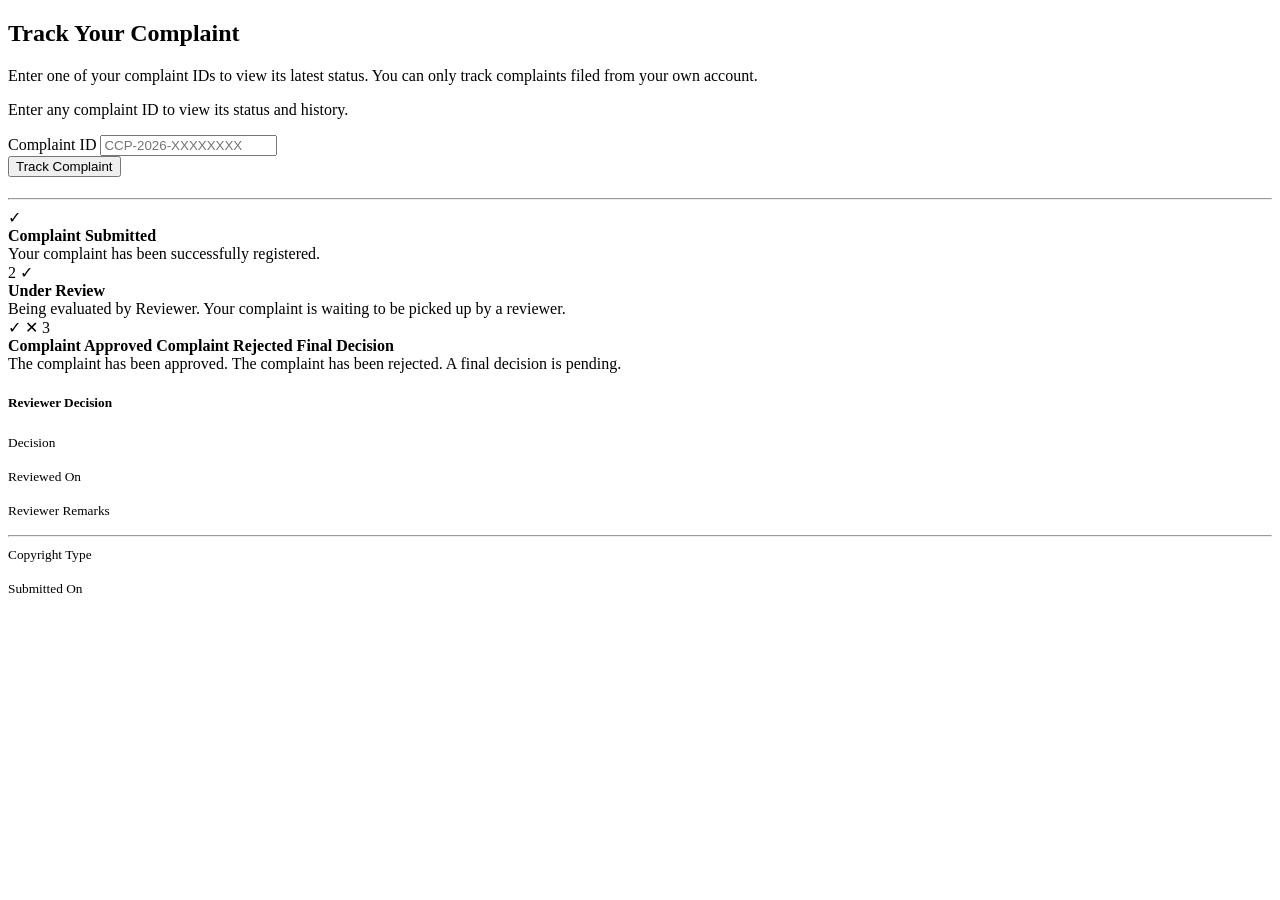
<file: src/main/resources/templates/track.html>
<!DOCTYPE html>
<html lang="en" xmlns:th="http://www.thymeleaf.org">
<head th:replace="~{fragments/layout :: head('Track Complaint')}"></head>
<body>

<nav th:replace="~{fragments/layout :: navbar}"></nav>

<div class="container py-5">
    <div class="row justify-content-center">
        <div class="col-lg-8">

            <div class="card shadow-sm">
                <div class="card-body p-4">

                    <h2 class="mb-2">Track Your Complaint</h2>

                    <p class="text-muted" th:if="${currentUser != null and !currentUser.staff}">
                        Enter one of your complaint IDs to view its latest status.
                        You can only track complaints filed from your own account.
                    </p>
                    <p class="text-muted" th:if="${currentUser != null and currentUser.staff}">
                        Enter any complaint ID to view its status and history.
                    </p>

                    <div th:replace="~{fragments/layout :: alerts}"></div>

                    <form method="post" th:action="@{/complaint/track}" class="mt-4" id="track-form">
                        <div class="mb-3">
                            <label class="form-label" for="complaintNumber">Complaint ID</label>
                            <input type="text" id="complaintNumber" name="complaintNumber"
                                   class="form-control form-control-lg"
                                   placeholder="CCP-2026-XXXXXXXX"
                                   th:value="${searchedNumber}" required>
                        </div>
                        <button type="submit" class="btn btn-primary w-100" id="track-btn">Track Complaint</button>
                    </form>

                </div>
            </div>

            <!-- Result -->
            <div th:if="${complaint}" class="card shadow-sm mt-4" id="track-result">
                <div class="card-body p-4">

                    <div class="d-flex justify-content-between align-items-center">
                        <div>
                            <h4 id="result-number" th:text="${complaint.complaintNumber}"></h4>
                            <p class="text-muted mb-0" th:text="${complaint.workTitle}"></p>
                        </div>
                        <div id="status-badge" class="fs-5"
                             th:insert="~{fragments/layout :: statusBadge(${complaint.status})}"></div>
                    </div>

                    <hr>

                    <!-- Timeline -->
                    <div class="status-timeline mt-4">

                        <div class="status-step completed">
                            <div class="status-icon">&#10003;</div>
                            <div>
                                <strong>Complaint Submitted</strong>
                                <div class="text-muted small">Your complaint has been successfully registered.</div>
                            </div>
                        </div>

                        <div class="status-step"
                             th:classappend="${complaint.status.name() != 'SUBMITTED'} ? ' completed' : ''">
                            <div class="status-icon">
                                <span th:if="${complaint.status.name() == 'SUBMITTED'}">2</span>
                                <span th:unless="${complaint.status.name() == 'SUBMITTED'}">&#10003;</span>
                            </div>
                            <div>
                                <strong>Under Review</strong>
                                <div class="text-muted small">
                                    <span th:if="${complaint.assignedReviewer != null}">
                                        Being evaluated by
                                        <span th:text="${complaint.assignedReviewer.name}">Reviewer</span>.
                                    </span>
                                    <span th:if="${complaint.assignedReviewer == null}">
                                        Your complaint is waiting to be picked up by a reviewer.
                                    </span>
                                </div>
                            </div>
                        </div>

                        <div class="status-step"
                             th:classappend="${complaint.finalized} ? ' completed' : ''">
                            <div class="status-icon">
                                <span th:if="${complaint.status.name() == 'APPROVED'}">&#10003;</span>
                                <span th:if="${complaint.status.name() == 'REJECTED'}">&#10005;</span>
                                <span th:unless="${complaint.finalized}">3</span>
                            </div>
                            <div>
                                <strong th:if="${complaint.status.name() == 'APPROVED'}">Complaint Approved</strong>
                                <strong th:if="${complaint.status.name() == 'REJECTED'}">Complaint Rejected</strong>
                                <strong th:unless="${complaint.finalized}">Final Decision</strong>
                                <div class="text-muted small">
                                    <span th:if="${complaint.status.name() == 'APPROVED'}">The complaint has been approved.</span>
                                    <span th:if="${complaint.status.name() == 'REJECTED'}">The complaint has been rejected.</span>
                                    <span th:unless="${complaint.finalized}">A final decision is pending.</span>
                                </div>
                            </div>
                        </div>

                    </div>

                    <!-- Reviewer Decision -->
                    <div th:if="${review != null and complaint.finalized}" class="review-decision mt-4" id="review-decision">
                        <h5 class="mb-3">Reviewer Decision</h5>
                        <div class="border rounded p-3">
                            <div class="row">
                                <div class="col-md-6">
                                    <small class="text-muted">Decision</small>
                                    <p class="fw-bold mb-3" id="review-decision-value" th:text="${review.decision}"></p>
                                </div>
                                <div class="col-md-6">
                                    <small class="text-muted">Reviewed On</small>
                                    <p class="fw-semibold mb-3"
                                       th:text="${#temporals.format(review.reviewedAt, 'dd MMM yyyy HH:mm')}"></p>
                                </div>
                            </div>
                            <div>
                                <small class="text-muted">Reviewer Remarks</small>
                                <p class="mt-1 mb-0" id="review-remarks"
                                   th:text="${review.remarks != null and !review.remarks.isBlank()
                                            ? review.remarks : 'No remarks provided.'}"></p>
                            </div>
                        </div>
                    </div>

                    <hr class="mt-4">

                    <div class="row">
                        <div class="col-md-6">
                            <small class="text-muted">Copyright Type</small>
                            <p class="fw-semibold" th:text="${complaint.copyrightType}"></p>
                        </div>
                        <div class="col-md-6">
                            <small class="text-muted">Submitted On</small>
                            <p class="fw-semibold"
                               th:text="${#temporals.format(complaint.submittedAt, 'dd MMM yyyy HH:mm')}"></p>
                        </div>
                    </div>

                    <div th:replace="~{fragments/layout :: documents(${documents})}"></div>

                    <div th:replace="~{fragments/layout :: history(${history})}"></div>

                </div>
            </div>

        </div>
    </div>
</div>

</body>
</html>
</file>
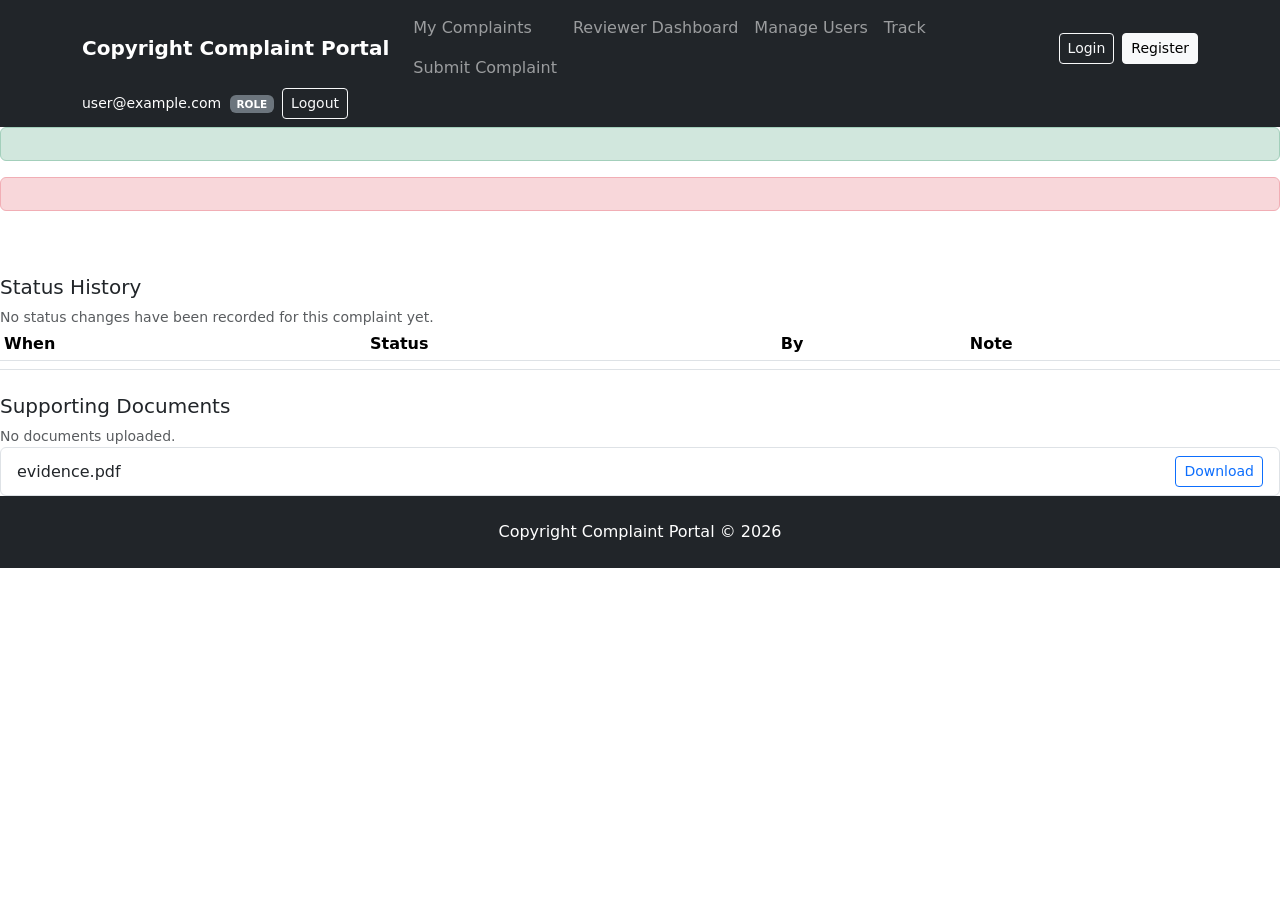
<file: src/main/resources/templates/fragments/layout.html>
<!DOCTYPE html>
<html lang="en" xmlns:th="http://www.thymeleaf.org">

<!-- Shared <head>: usage  <head th:replace="~{fragments/layout :: head('Page title')}"></head> -->
<head th:fragment="head(title)">
    <meta charset="UTF-8">
    <meta name="viewport" content="width=device-width, initial-scale=1.0">
    <title th:text="${title} + ' | Copyright Complaint Portal'">Copyright Complaint Portal</title>
    <link href="https://cdn.jsdelivr.net/npm/bootstrap@5.3.3/dist/css/bootstrap.min.css" rel="stylesheet">
    <link rel="stylesheet" th:href="@{/css/style.css}">
    <script th:src="@{/js/app.js}" defer></script>
</head>

<body>

<!-- Role-aware navigation bar -->
<nav th:fragment="navbar" class="navbar navbar-expand navbar-dark bg-dark">
    <div class="container flex-wrap">

        <a class="navbar-brand fw-bold" th:href="@{/}">Copyright Complaint Portal</a>

        <ul class="navbar-nav me-auto flex-wrap">

            <th:block th:if="${currentUser != null and currentUser.role.name() == 'COMPLAINANT'}">
                <li class="nav-item"><a class="nav-link" th:href="@{/complaint/my}">My Complaints</a></li>
                <li class="nav-item"><a class="nav-link" th:href="@{/complaint/new}">Submit Complaint</a></li>
            </th:block>

            <th:block th:if="${currentUser != null and currentUser.staff}">
                <li class="nav-item"><a class="nav-link" th:href="@{/reviewer/dashboard}">Reviewer Dashboard</a></li>
            </th:block>

            <th:block th:if="${currentUser != null and currentUser.role.name() == 'ADMIN'}">
                <li class="nav-item"><a class="nav-link" th:href="@{/admin/users}">Manage Users</a></li>
            </th:block>

            <li class="nav-item" th:if="${currentUser != null}">
                <a class="nav-link" th:href="@{/complaint/track}">Track</a>
            </li>
        </ul>

        <div class="d-flex align-items-center gap-2" th:if="${currentUser == null}">
            <a th:href="@{/login}" class="btn btn-outline-light btn-sm" id="nav-login">Login</a>
            <a th:href="@{/register}" class="btn btn-light btn-sm" id="nav-register">Register</a>
        </div>

        <div class="d-flex align-items-center gap-2" th:if="${currentUser != null}">
            <a th:href="@{/account}" class="text-white text-decoration-none small">
                <span id="nav-user" th:text="${currentUser.email}">user@example.com</span>
                <span class="badge bg-secondary ms-1" id="nav-role"
                      th:text="${currentUser.role}">ROLE</span>
            </a>
            <form th:action="@{/logout}" method="post" class="m-0">
                <button type="submit" class="btn btn-outline-light btn-sm" id="logout-btn">Logout</button>
            </form>
        </div>

    </div>
</nav>

<!-- Flash / page messages -->
<div th:fragment="alerts">
    <div th:if="${success}" class="alert alert-success" role="alert" th:text="${success}"></div>
    <div th:if="${error}" class="alert alert-danger" role="alert" th:text="${error}"></div>
</div>

<!-- Coloured status badge: th:replace="~{fragments/layout :: statusBadge(${complaint.status})}" -->
<span th:fragment="statusBadge(status)"
      class="badge status-badge"
      th:classappend="${status.name() == 'SUBMITTED'} ? 'bg-primary'
                      : (${status.name() == 'UNDER_REVIEW'} ? 'bg-warning text-dark'
                      : (${status.name() == 'APPROVED'} ? 'bg-success' : 'bg-danger'))"
      th:text="${#strings.replace(status.name(), '_', ' ')}">STATUS</span>

<!-- Audit trail table -->
<div th:fragment="history(history)">
    <h5 class="mt-4">Status History</h5>
    <p th:if="${#lists.isEmpty(history)}" class="text-muted small mb-0">
        No status changes have been recorded for this complaint yet.
    </p>
    <div class="table-responsive" th:unless="${#lists.isEmpty(history)}">
        <table class="table table-sm align-middle mb-0" id="history-table">
            <thead>
            <tr>
                <th>When</th>
                <th>Status</th>
                <th>By</th>
                <th>Note</th>
            </tr>
            </thead>
            <tbody>
            <tr th:each="entry : ${history}">
                <td class="text-nowrap" th:text="${#temporals.format(entry.changedAt, 'dd MMM yyyy HH:mm')}"></td>
                <td><span th:replace="~{fragments/layout :: statusBadge(${entry.toStatus})}"></span></td>
                <td th:text="${entry.changedBy != null ? entry.changedBy.name : 'System'}"></td>
                <td class="small" th:text="${entry.note}"></td>
            </tr>
            </tbody>
        </table>
    </div>
</div>

<!-- Supporting document links (download goes through the access check) -->
<div th:fragment="documents(documents)">
    <h5 class="mt-4">Supporting Documents</h5>
    <p th:if="${#lists.isEmpty(documents)}" class="text-muted small mb-0">No documents uploaded.</p>
    <ul class="list-group" th:unless="${#lists.isEmpty(documents)}">
        <li class="list-group-item d-flex justify-content-between align-items-center"
            th:each="doc : ${documents}">
            <span>
                <span th:text="${doc.fileName}">evidence.pdf</span>
                <small class="text-muted ms-2"
                       th:text="${#numbers.formatDecimal(doc.fileSize / 1024.0, 1, 1)} + ' KB'"></small>
            </span>
            <a class="btn btn-outline-primary btn-sm document-download"
               th:href="@{/documents/{id}/download(id=${doc.id})}">Download</a>
        </li>
    </ul>
</div>

<footer th:fragment="footer" class="bg-dark text-white text-center py-4">
    <p class="mb-0">Copyright Complaint Portal &copy; 2026</p>
</footer>

</body>
</html>
</file>
